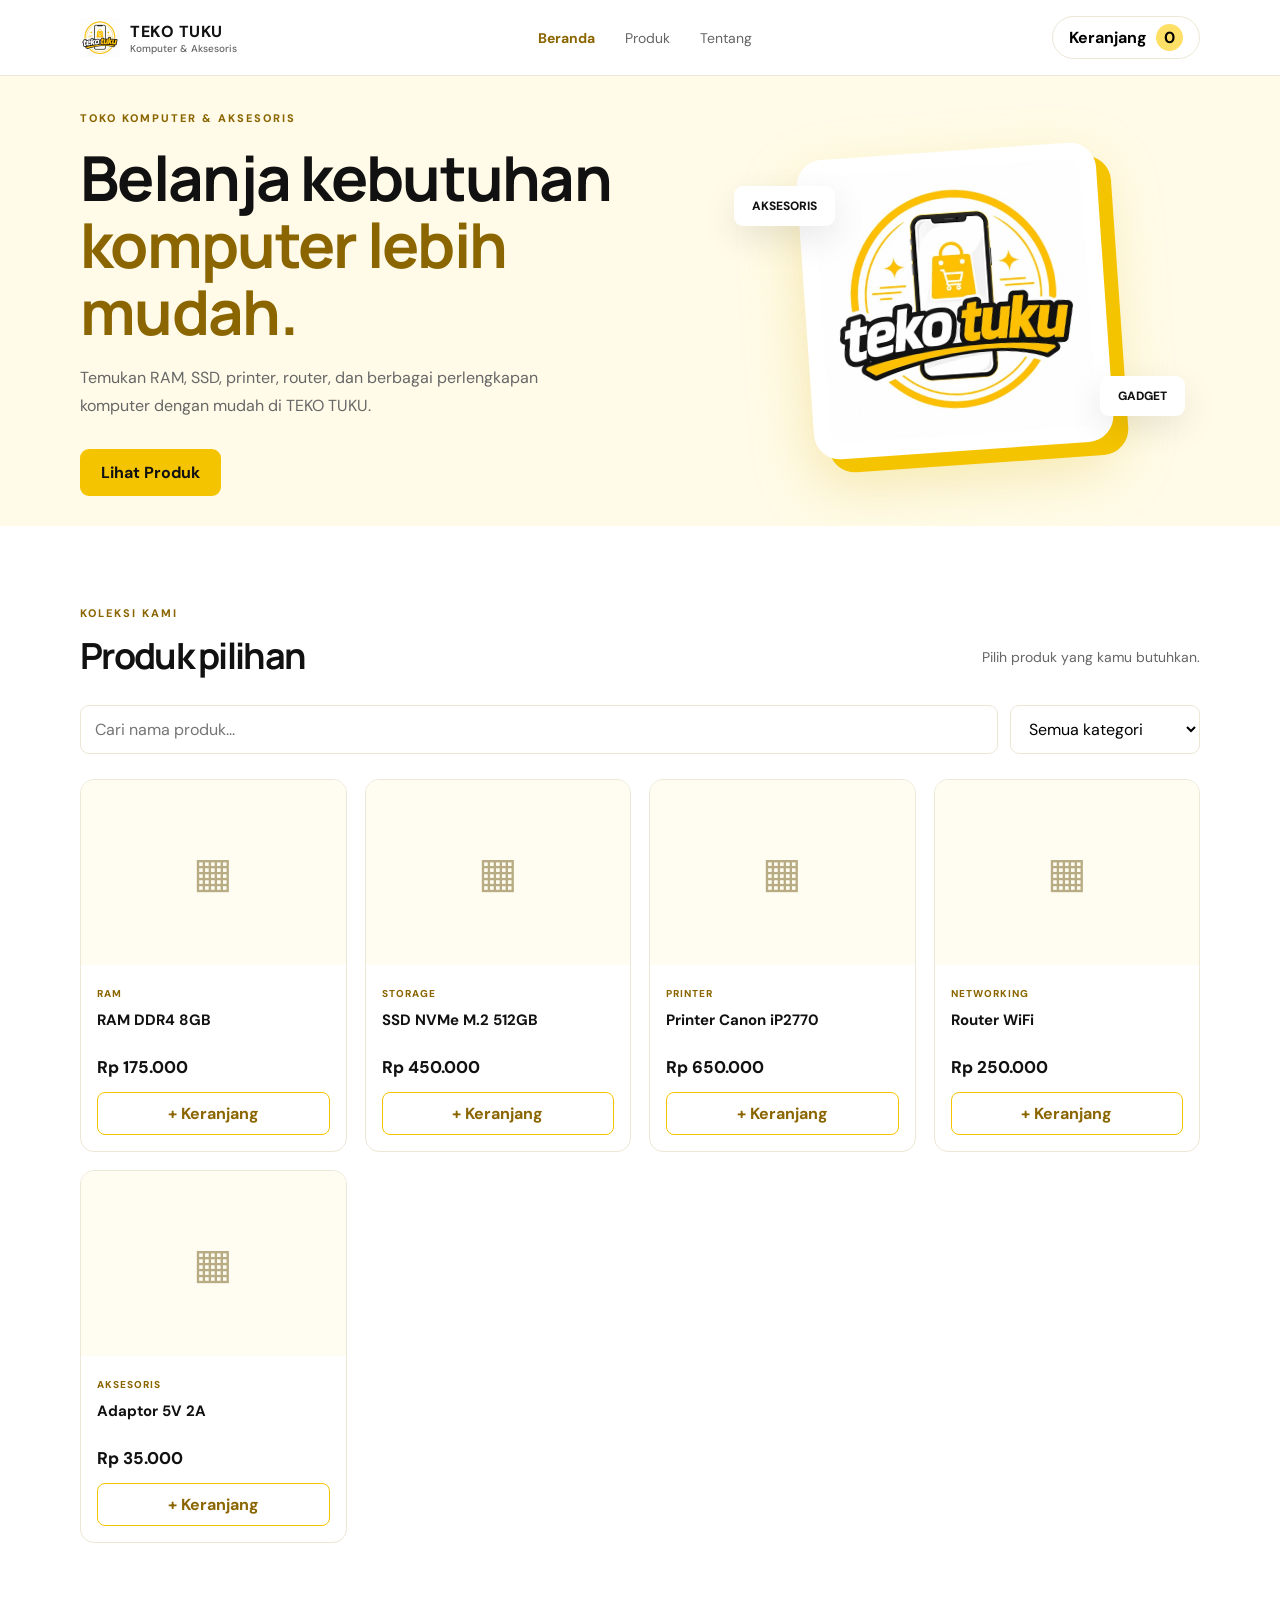
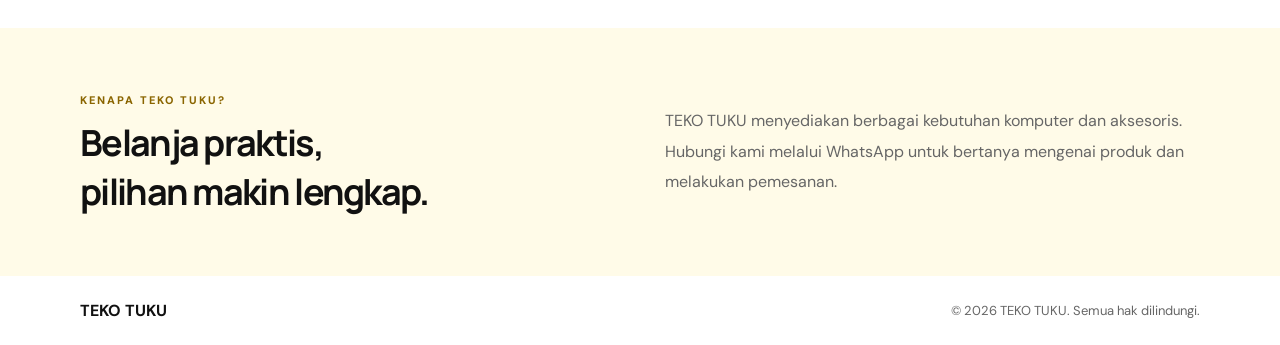
<file: index.html>
<!DOCTYPE html>
<html lang="id">
<head>
  <meta charset="UTF-8">
  <meta name="viewport" content="width=device-width, initial-scale=1.0">
  <title>TEKO TUKU | Toko Komputer & Aksesoris</title>
  <link rel="stylesheet" href="style.css">
  <script src="error-handler.js"></script>
</head>
<body>
  <header class="site-header">
    <div class="container nav">
      <a class="brand" href="index.html"><img class="brand-mark" src="assets/banner-logo-640.jpg" alt="Logo TEKO TUKU"><span>TEKO <b>TUKU</b><small>Komputer &amp; Aksesoris</small></span></a>
      <nav><a class="active" href="index.html">Beranda</a><a href="produk.html">Produk</a><a href="tentang.html">Tentang</a></nav>
      <button class="cart-button" onclick="toggleCart()">Keranjang <span id="cart-count">0</span></button>
    </div>
  </header>

  <main>
    <section class="hero">
      <div class="container hero-content">
        <div>
          <span class="eyebrow">TOKO KOMPUTER &amp; AKSESORIS</span>
          <h1>Belanja kebutuhan<br><em>komputer lebih mudah.</em></h1>
          <p>Temukan RAM, SSD, printer, router, dan berbagai perlengkapan komputer dengan mudah di TEKO TUKU.</p>
          <a class="primary-btn" href="produk.html">Lihat Produk</a>
        </div>
        <div class="hero-art"><div class="hero-photo-card"><img src="assets/banner-logo-640.jpg" alt="Logo TEKO TUKU" width="640" height="640" loading="eager" decoding="async" fetchpriority="high"></div><span class="chip chip-one">AKSESORIS</span><span class="chip chip-two">GADGET</span></div>
      </div>
    </section>

    <section class="container shop-section" id="produk">
      <div class="section-heading"><div><span class="eyebrow">KOLEKSI KAMI</span><h2>Produk pilihan</h2></div><p>Pilih produk yang kamu butuhkan.</p></div>
      <div class="toolbar">
        <input id="search-input" type="search" placeholder="Cari nama produk..." oninput="renderProducts()">
        <select id="category-filter" onchange="renderProducts()"><option value="Semua">Semua kategori</option><option>RAM</option><option>Storage</option><option>Printer</option><option>Networking</option><option>Aksesoris</option></select>
      </div>
      <div id="product-grid" class="product-grid"></div>
    </section>

    <section class="about-section" id="tentang"><div class="container about-inner"><div><span class="eyebrow">KENAPA TEKO TUKU?</span><h2>Belanja praktis,<br>pilihan makin lengkap.</h2></div><p>TEKO TUKU menyediakan berbagai kebutuhan komputer dan aksesoris. Hubungi kami melalui WhatsApp untuk bertanya mengenai produk dan melakukan pemesanan.</p></div></section>
  </main>

  <footer><div class="container footer-inner"><b>TEKO TUKU</b><span>© <span id="year"></span> TEKO TUKU. Semua hak dilindungi.</span></div></footer>

  <div id="product-modal" class="modal-overlay hidden" role="dialog" aria-modal="true" aria-labelledby="detail-name" onclick="if(event.target===this)closeProduct()">
    <div class="product-modal">
      <button class="modal-close" id="detail-close" onclick="closeProduct()" aria-label="Tutup">✕</button>
      <div class="detail-image" id="detail-image"></div>
      <div class="detail-body">
        <span class="product-category" id="detail-category"></span>
        <h3 id="detail-name"></h3>
        <div class="price" id="detail-price"></div>
        <p id="detail-description"></p>
        <button class="primary-btn full" id="detail-add">+ Keranjang</button>
      </div>
    </div>
  </div>

  <div id="cart-panel" class="cart-panel hidden">
    <div class="cart-head"><h3>Keranjang belanja</h3><button onclick="toggleCart()" aria-label="Tutup">✕</button></div>
    <div id="cart-items"></div>
    <div class="cart-total"><span>Total</span><b id="cart-total">Rp0</b></div>
    <button class="primary-btn full" onclick="checkoutWhatsApp()">Pesan via WhatsApp</button>
  </div>
  <div id="toast" class="toast"></div>
  <script src="script.js?v=2"></script>
</body>
</html>
</file>
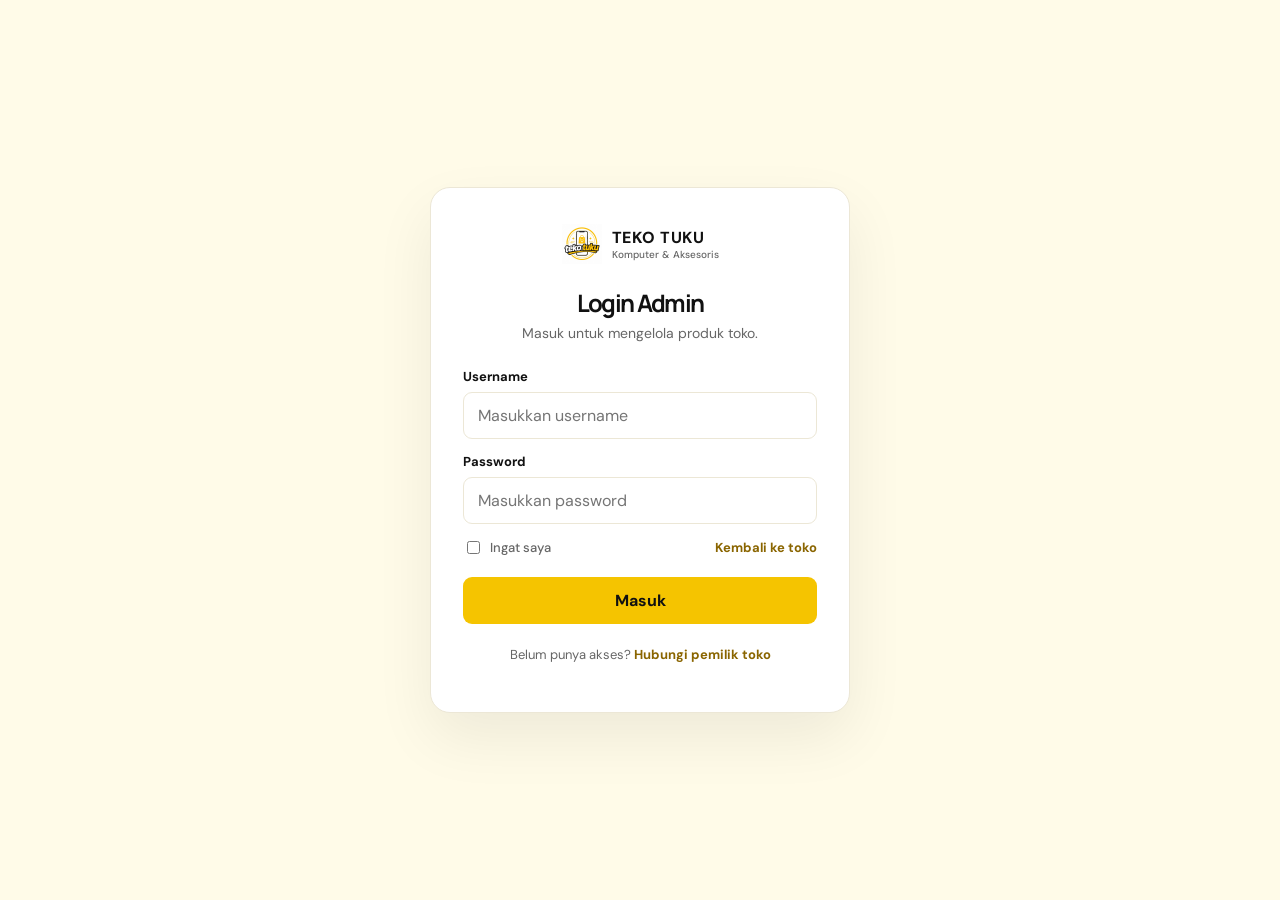
<file: admin.html>
<!DOCTYPE html>
<html lang="id"><head><meta charset="UTF-8"><meta name="viewport" content="width=device-width, initial-scale=1.0"><title>Admin Produk | TEKO TUKU</title><link rel="stylesheet" href="style.css"><script src="error-handler.js"></script><script src="auth.js"></script><script>if(!isAdminLoggedIn())location.replace("login.html");</script></head>
<body><header class="site-header"><div class="container nav"><a class="brand" href="index.html"><img class="brand-mark" src="assets/banner-logo-640.jpg" alt="Logo TEKO TUKU"><span>TEKO <b>TUKU</b><small>Admin Produk</small></span></a><div class="nav-actions"><a class="primary-btn" href="index.html">Lihat Toko</a><button class="primary-btn" onclick="logoutAdmin()">Keluar</button></div></div></header>
<main class="container admin-wrap"><div class="admin-top"><div><span class="eyebrow">PENGELOLAAN TOKO</span><h2>Dashboard produk</h2><p style="color:var(--muted)">Tambah, ubah, atau hapus produk dan kategori toko.</p></div></div>
<form class="admin-form" id="product-form"><input type="hidden" id="product-id"><input id="name" placeholder="Nama produk" required><input id="price" type="number" min="0" placeholder="Harga (contoh: 175000)" required><select id="category" required><option value="">Pilih kategori</option></select><input id="image" type="text" placeholder="URL atau path gambar (opsional), misal: assets/produk/ram.jpg"><textarea id="description" placeholder="Deskripsi produk (opsional)"></textarea><button class="primary-btn" type="submit" id="save-button">Simpan produk</button><button class="small-btn" type="button" onclick="resetForm()">Kosongkan form</button></form>
<section class="category-manager">
  <h3>Kategori produk</h3>
  <p class="muted-note">Tambah kategori baru agar bisa dipilih saat menambah atau mengedit produk.</p>
  <form class="category-form" id="category-form">
    <input id="new-category" type="text" placeholder="Nama kategori baru" required>
    <button class="primary-btn" type="submit">Tambah kategori</button>
  </form>
  <div class="category-list" id="category-list"></div>
</section>
<h3>Daftar produk</h3><table class="admin-list"><thead><tr><th>Produk</th><th>Kategori</th><th>Harga</th><th>Aksi</th></tr></thead><tbody id="admin-products"></tbody></table>
<p style="color:var(--muted);font-size:12px;margin-top:24px">Catatan: data tersimpan di browser ini (LocalStorage). Untuk menyinkronkan produk ke semua pengunjung website, diperlukan database online.<br>Gambar bisa berupa URL lengkap (<b>https://...</b>) atau path file di folder website, misalnya <b>assets/produk/ram.jpg</b>. File harus di-upload ke hosting agar bisa dimuat pengunjung.</p></main><script src="admin.js?v=2"></script></body></html>
</file>
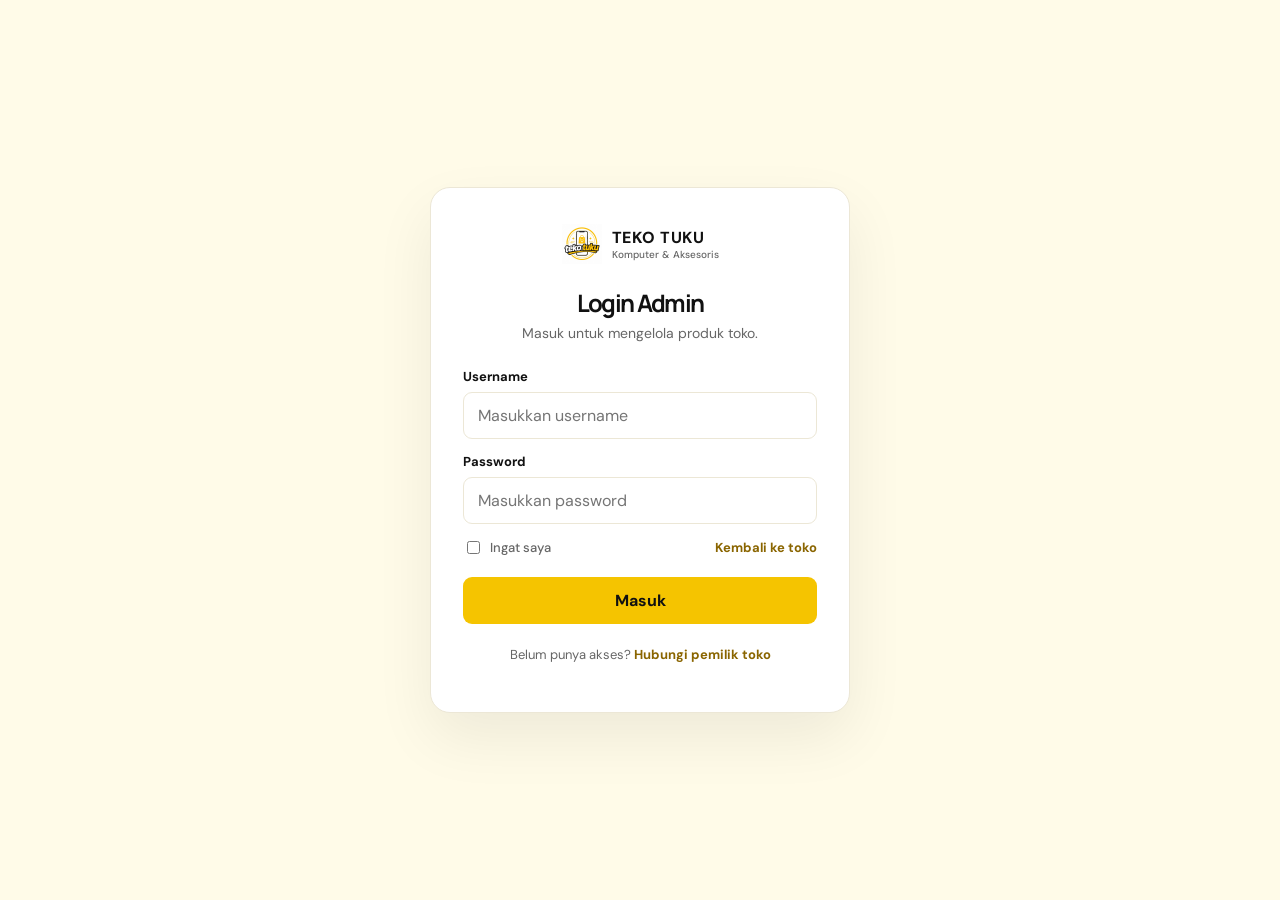
<file: login.html>
<!DOCTYPE html>
<html lang="id">
<head>
  <meta charset="UTF-8">
  <meta name="viewport" content="width=device-width, initial-scale=1.0">
  <title>Login Admin | TEKO TUKU</title>
  <link rel="stylesheet" href="style.css">
  <style>
    .login-page{min-height:100vh;display:grid;place-items:center;background:var(--paper);padding:24px}
    .login-card{width:min(420px,100%);background:#fff;border:1px solid var(--line);border-radius:20px;padding:36px 32px;box-shadow:0 25px 60px #00000012}
    .login-card .brand{justify-content:center;margin-bottom:26px}
    .login-card h1{font-size:24px;margin:0 0 8px;text-align:center}
    .login-subtitle{text-align:center;color:var(--muted);font-size:14px;margin:0 0 26px}
    .login-form{display:grid;gap:14px}
    .login-form label{font-size:13px;font-weight:700;display:block;margin-bottom:7px}
    .login-form input[type="text"],.login-form input[type="password"]{width:100%;border:1px solid var(--line);border-radius:9px;padding:12px 14px;background:#fff;outline:none}
    .login-form input:focus{border-color:var(--yellow)}
    .login-row{display:flex;align-items:center;justify-content:space-between;font-size:13px;color:var(--muted)}
    .login-row label{display:flex;align-items:center;gap:7px;margin:0;font-weight:500;cursor:pointer}
    .login-row a{color:var(--yellow-dark);font-weight:700}
    .login-form .primary-btn{width:100%;margin-top:6px}
    .login-error{display:none;background:#fff4e5;border:1px solid #ffd28a;color:#8a4b00;border-radius:9px;padding:11px 13px;font-size:13px;text-align:center}
    .login-error.show{display:block}
    .login-footer{text-align:center;margin-top:22px;font-size:13px;color:var(--muted)}
    .login-footer a{color:var(--yellow-dark);font-weight:700}
    @media(max-width:600px){.login-card{padding:28px 20px}}
  </style>
  <script src="error-handler.js"></script>
  <script src="auth.js"></script>
  <script>
    if (isAdminLoggedIn()) location.replace("admin.html");
  </script>
</head>
<body>
  <main class="login-page">
    <div class="login-card">
      <a class="brand" href="index.html"><img class="brand-mark" src="assets/banner-logo-640.jpg" alt="Logo TEKO TUKU"><span>TEKO <b>TUKU</b><small>Komputer &amp; Aksesoris</small></span></a>
      <h1>Login Admin</h1>
      <p class="login-subtitle">Masuk untuk mengelola produk toko.</p>

      <div id="login-error" class="login-error">Username atau password salah.</div>

      <form class="login-form" id="login-form">
        <div>
          <label for="username">Username</label>
          <input id="username" type="text" autocomplete="username" placeholder="Masukkan username" required>
        </div>
        <div>
          <label for="password">Password</label>
          <input id="password" type="password" autocomplete="current-password" placeholder="Masukkan password" required>
        </div>
        <div class="login-row">
          <label><input id="remember" type="checkbox"> Ingat saya</label>
          <a href="index.html">Kembali ke toko</a>
        </div>
        <button class="primary-btn" type="submit">Masuk</button>
      </form>

      <p class="login-footer">Belum punya akses? <a href="index.html">Hubungi pemilik toko</a></p>
    </div>
  </main>

  <script>
    document.getElementById("login-form").addEventListener("submit", function (e) {
      e.preventDefault();
      const user = document.getElementById("username").value.trim();
      const pass = document.getElementById("password").value;
      const remember = document.getElementById("remember").checked;
      const error = document.getElementById("login-error");

      if (loginAdmin(user, pass, remember)) {
        location.replace("admin.html");
      } else {
        error.classList.add("show");
        document.getElementById("password").value = "";
        document.getElementById("password").focus();
      }
    });
  </script>
</body>
</html>
</file>
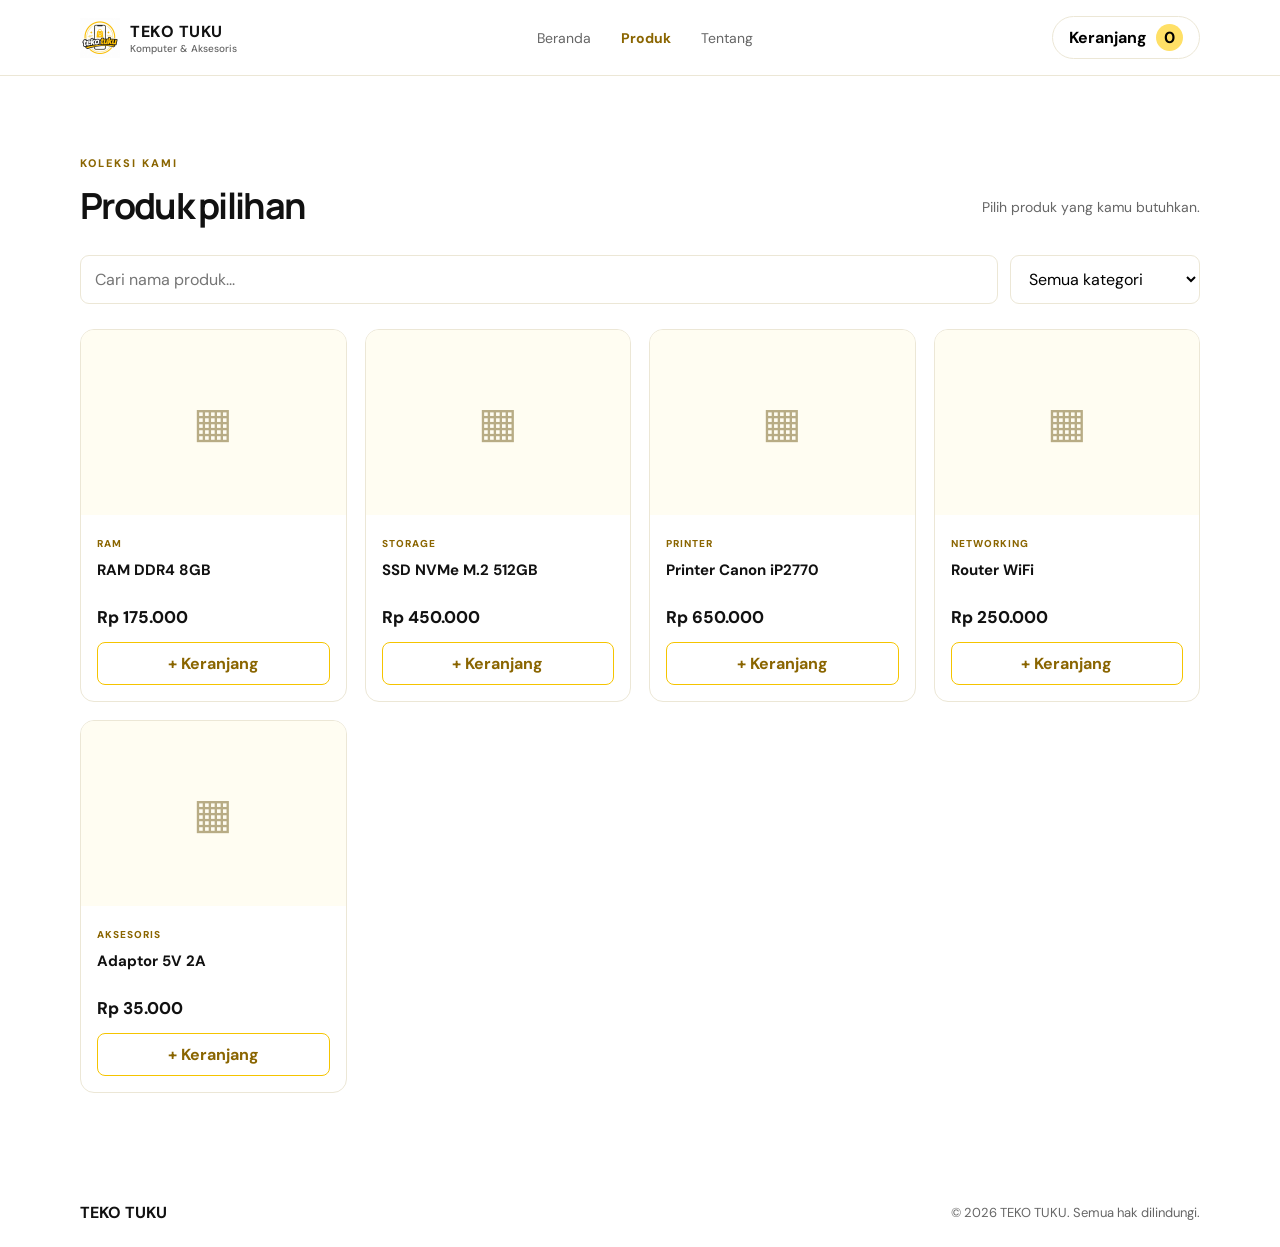
<file: produk.html>
<!DOCTYPE html>
<html lang="id">
<head>
  <meta charset="UTF-8">
  <meta name="viewport" content="width=device-width, initial-scale=1.0">
  <title>Produk | TEKO TUKU</title>
  <link rel="stylesheet" href="style.css">
  <script src="error-handler.js"></script>
</head>
<body>
  <header class="site-header">
    <div class="container nav">
      <a class="brand" href="index.html"><img class="brand-mark" src="assets/banner-logo-640.jpg" alt="Logo TEKO TUKU"><span>TEKO <b>TUKU</b><small>Komputer &amp; Aksesoris</small></span></a>
      <nav><a href="index.html">Beranda</a><a class="active" href="produk.html">Produk</a><a href="tentang.html">Tentang</a></nav>
      <button class="cart-button" onclick="toggleCart()">Keranjang <span id="cart-count">0</span></button>
    </div>
  </header>

  <main>
    <section class="container shop-section">
      <div class="section-heading"><div><span class="eyebrow">KOLEKSI KAMI</span><h2>Produk pilihan</h2></div><p>Pilih produk yang kamu butuhkan.</p></div>
      <div class="toolbar">
        <input id="search-input" type="search" placeholder="Cari nama produk..." oninput="renderProducts()">
        <select id="category-filter" onchange="renderProducts()"><option value="Semua">Semua kategori</option><option>RAM</option><option>Storage</option><option>Printer</option><option>Networking</option><option>Aksesoris</option></select>
      </div>
      <div id="product-grid" class="product-grid"></div>
    </section>
  </main>

  <footer><div class="container footer-inner"><b>TEKO TUKU</b><span>© <span id="year"></span> TEKO TUKU. Semua hak dilindungi.</span></div></footer>

  <div id="product-modal" class="modal-overlay hidden" role="dialog" aria-modal="true" aria-labelledby="detail-name" onclick="if(event.target===this)closeProduct()">
    <div class="product-modal">
      <button class="modal-close" id="detail-close" onclick="closeProduct()" aria-label="Tutup">✕</button>
      <div class="detail-image" id="detail-image"></div>
      <div class="detail-body">
        <span class="product-category" id="detail-category"></span>
        <h3 id="detail-name"></h3>
        <div class="price" id="detail-price"></div>
        <p id="detail-description"></p>
        <button class="primary-btn full" id="detail-add">+ Keranjang</button>
      </div>
    </div>
  </div>

  <div id="cart-panel" class="cart-panel hidden">
    <div class="cart-head"><h3>Keranjang belanja</h3><button onclick="toggleCart()" aria-label="Tutup">✕</button></div>
    <div id="cart-items"></div>
    <div class="cart-total"><span>Total</span><b id="cart-total">Rp0</b></div>
    <button class="primary-btn full" onclick="checkoutWhatsApp()">Pesan via WhatsApp</button>
  </div>
  <div id="toast" class="toast"></div>
  <script src="script.js?v=2"></script>
</body>
</html>
</file>
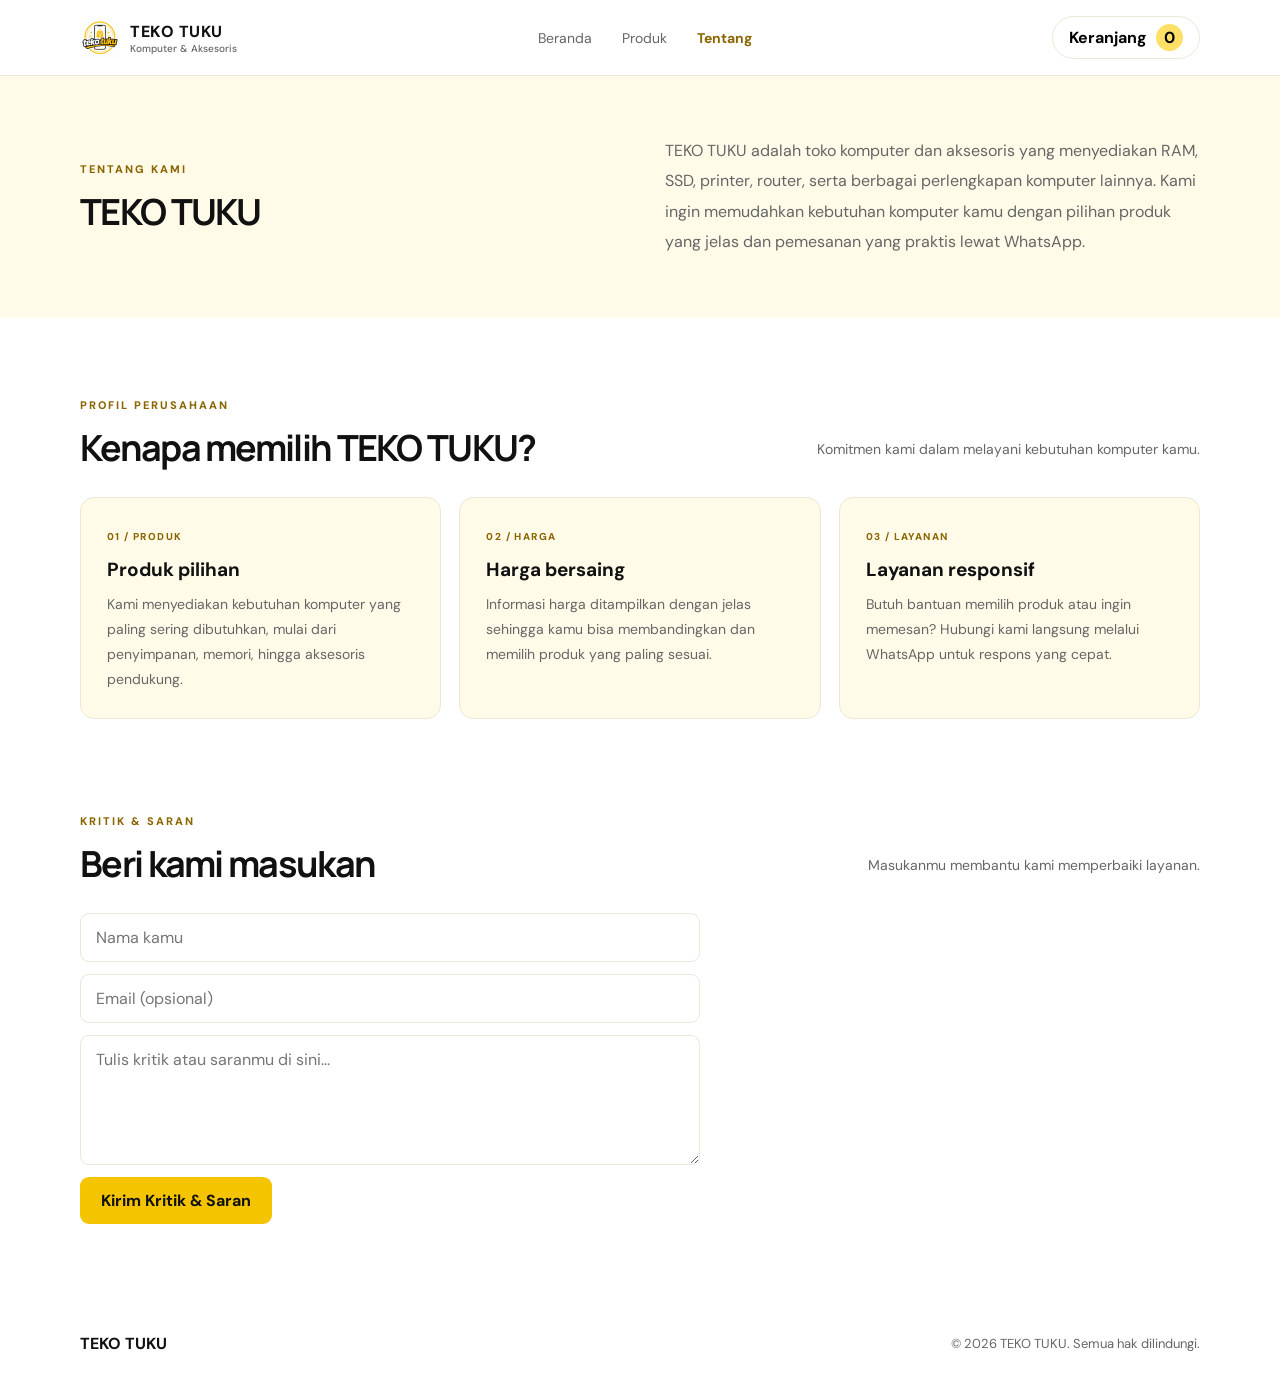
<file: tentang.html>
<!DOCTYPE html>
<html lang="id">
<head>
  <meta charset="UTF-8">
  <meta name="viewport" content="width=device-width, initial-scale=1.0">
  <title>Tentang | TEKO TUKU</title>
  <link rel="stylesheet" href="style.css">
  <script src="error-handler.js"></script>
</head>
<body>
  <header class="site-header">
    <div class="container nav">
      <a class="brand" href="index.html"><img class="brand-mark" src="assets/banner-logo-640.jpg" alt="Logo TEKO TUKU"><span>TEKO <b>TUKU</b><small>Komputer &amp; Aksesoris</small></span></a>
      <nav><a href="index.html">Beranda</a><a href="produk.html">Produk</a><a class="active" href="tentang.html">Tentang</a></nav>
      <button class="cart-button" onclick="toggleCart()">Keranjang <span id="cart-count">0</span></button>
    </div>
  </header>

  <main>
    <section class="about-section">
      <div class="container about-inner">
        <div><span class="eyebrow">TENTANG KAMI</span><h2>TEKO TUKU</h2></div>
        <p>TEKO TUKU adalah toko komputer dan aksesoris yang menyediakan RAM, SSD, printer, router, serta berbagai perlengkapan komputer lainnya. Kami ingin memudahkan kebutuhan komputer kamu dengan pilihan produk yang jelas dan pemesanan yang praktis lewat WhatsApp.</p>
      </div>
    </section>

    <section class="container profile-section">
      <div class="section-heading"><div><span class="eyebrow">PROFIL PERUSAHAAN</span><h2>Kenapa memilih TEKO TUKU?</h2></div><p>Komitmen kami dalam melayani kebutuhan komputer kamu.</p></div>
      <div class="profile-grid">
        <article class="profile-card"><span>01 / PRODUK</span><h3>Produk pilihan</h3><p>Kami menyediakan kebutuhan komputer yang paling sering dibutuhkan, mulai dari penyimpanan, memori, hingga aksesoris pendukung.</p></article>
        <article class="profile-card"><span>02 / HARGA</span><h3>Harga bersaing</h3><p>Informasi harga ditampilkan dengan jelas sehingga kamu bisa membandingkan dan memilih produk yang paling sesuai.</p></article>
        <article class="profile-card"><span>03 / LAYANAN</span><h3>Layanan responsif</h3><p>Butuh bantuan memilih produk atau ingin memesan? Hubungi kami langsung melalui WhatsApp untuk respons yang cepat.</p></article>
      </div>
    </section>

    <section class="container feedback-section" id="kritik">
      <div class="section-heading"><div><span class="eyebrow">KRITIK &amp; SARAN</span><h2>Beri kami masukan</h2></div><p>Masukanmu membantu kami memperbaiki layanan.</p></div>
      <form class="feedback-form" id="feedback-form" onsubmit="submitFeedback(event)">
        <input id="feedback-name" type="text" placeholder="Nama kamu" required>
        <input id="feedback-email" type="email" placeholder="Email (opsional)">
        <textarea id="feedback-message" placeholder="Tulis kritik atau saranmu di sini..." required></textarea>
        <button class="primary-btn" type="submit">Kirim Kritik &amp; Saran</button>
      </form>
      <div id="feedback-success" class="form-success hidden">Terima kasih! Kritik dan saranmu sudah tersimpan dan juga dikirim ke WhatsApp kami.</div>
    </section>
  </main>

  <footer><div class="container footer-inner"><b>TEKO TUKU</b><span>© <span id="year"></span> TEKO TUKU. Semua hak dilindungi.</span></div></footer>

  <div id="cart-panel" class="cart-panel hidden">
    <div class="cart-head"><h3>Keranjang belanja</h3><button onclick="toggleCart()" aria-label="Tutup">✕</button></div>
    <div id="cart-items"></div>
    <div class="cart-total"><span>Total</span><b id="cart-total">Rp0</b></div>
    <button class="primary-btn full" onclick="checkoutWhatsApp()">Pesan via WhatsApp</button>
  </div>
  <div id="toast" class="toast"></div>
  <script src="script.js?v=2"></script>
</body>
</html>
</file>
<file: style.css>
@import url('https://fonts.googleapis.com/css2?family=DM+Sans:wght@400;500;600;700;800&family=Manrope:wght@400;500;600;700;800&display=swap');
:root{--ink:#111111;--muted:#666666;--yellow:#f5c400;--yellow-dark:#8a6500;--yellow-soft:#ffe066;--paper:#fffbe8;--line:#ece7d6}
*{box-sizing:border-box}html{scroll-behavior:smooth}body{margin:0;font-family:'DM Sans',sans-serif;color:var(--ink);background:#fff}a{color:inherit;text-decoration:none}button,input,select{font:inherit}.container{width:min(1120px,calc(100% - 40px));margin:auto}
.site-header{height:76px;border-bottom:1px solid var(--line);background:#fff;display:flex;align-items:center;position:sticky;top:0;z-index:5}.nav{display:flex;align-items:center;justify-content:space-between}.brand{display:flex;align-items:center;gap:10px;font-weight:800;letter-spacing:.5px}.brand small{display:block;font-size:10px;color:var(--muted);font-weight:500;letter-spacing:0}.brand-mark{width:40px;height:40px;object-fit:contain;flex:none;display:block}.nav nav{display:flex;gap:30px;color:var(--muted);font-size:14px}.nav nav a:hover,footer a:hover{color:var(--yellow-dark)}.nav nav a.active{color:var(--yellow-dark);font-weight:700}.cart-button{border:1px solid var(--line);background:white;border-radius:30px;padding:10px 16px;font-weight:700;cursor:pointer}.cart-button span{background:var(--yellow-soft);padding:3px 8px;border-radius:20px;margin-left:5px}
.hero{background:var(--paper);overflow:hidden}.hero-content{min-height:450px;display:grid;grid-template-columns:1.1fr .9fr;align-items:center;gap:30px}.eyebrow{font-size:11px;font-weight:800;letter-spacing:2px;color:var(--yellow-dark)}h1,h2,h3,p{margin-top:0}h1,h2{font-family:Manrope,sans-serif;letter-spacing:-1.7px}h1{font-size:clamp(40px,5vw,62px);line-height:1.08;margin:18px 0}h1 em{font-style:normal;color:var(--yellow-dark)}.hero p{max-width:510px;color:var(--muted);line-height:1.8;margin-bottom:28px}.primary-btn{display:inline-flex;justify-content:center;align-items:center;background:var(--yellow);color:var(--ink);border:0;border-radius:9px;padding:13px 21px;font-weight:700;cursor:pointer}.primary-btn:hover{background:#d9a900}.hero-art{height:340px;position:relative;display:grid;place-items:center}.hero-photo-card{width:300px;height:300px;padding:16px;border-radius:26px;background:#fff;box-shadow:14px 14px 0 var(--yellow),0 25px 60px #e3c84d66;transform:rotate(-4deg)}.hero-photo-card img{width:100%;height:100%;object-fit:cover;border-radius:16px;display:block;background:#fff}.chip{position:absolute;background:#fff;padding:12px 18px;border-radius:9px;font-size:12px;font-weight:800;box-shadow:0 12px 35px #00000018}.chip-one{top:55px;left:5%}.chip-two{right:3%;bottom:55px}
.shop-section{padding-top:75px;padding-bottom:85px}.section-heading{display:flex;justify-content:space-between;align-items:end;margin-bottom:25px}.section-heading h2,.about-inner h2{font-size:36px;margin:9px 0 0}.section-heading p{color:var(--muted);font-size:14px}.toolbar{display:flex;gap:12px;margin-bottom:25px}.toolbar input,.toolbar select,.admin-form input,.admin-form select,.admin-form textarea{border:1px solid var(--line);border-radius:9px;padding:12px 14px;background:white;outline:none}.toolbar input{flex:1}.toolbar select{min-width:190px}.toolbar input:focus,.toolbar select:focus,.admin-form input:focus{border-color:var(--yellow)}.product-grid{display:grid;grid-template-columns:repeat(4,1fr);gap:18px}.product-card{border:1px solid var(--line);border-radius:14px;overflow:hidden;background:white;transition:.2s}.product-card:hover{transform:translateY(-4px);box-shadow:0 15px 35px #00000012}.product-image{height:185px;background:#fffdf2;display:grid;place-items:center;overflow:hidden}.product-image img{width:100%;height:100%;object-fit:cover}.product-placeholder{font-size:42px;color:#b8ac85}.product-info{padding:16px}.product-category{font-size:10px;text-transform:uppercase;letter-spacing:1px;color:var(--yellow-dark);font-weight:800}.product-info h3{font-size:15px;margin:8px 0;min-height:38px}.price{font-weight:800;font-size:17px;margin-bottom:14px}.add-btn{width:100%;border:1px solid var(--yellow);background:white;color:var(--yellow-dark);border-radius:8px;padding:10px;font-weight:700;cursor:pointer}.add-btn:hover{background:var(--yellow);color:var(--ink)}.empty-state{grid-column:1/-1;text-align:center;color:var(--muted);padding:50px}.about-section{background:var(--paper);padding:60px 0}.about-inner{display:grid;grid-template-columns:1fr 1fr;align-items:center;gap:50px}.about-inner p{color:var(--muted);line-height:1.9;margin:0}footer{padding:24px 0}.footer-inner{display:flex;justify-content:space-between;align-items:center;font-size:13px;color:var(--muted)}.footer-inner b{color:var(--ink);font-size:16px}.cart-panel{position:fixed;z-index:10;right:20px;top:90px;width:min(390px,calc(100% - 40px));background:white;border:1px solid var(--line);box-shadow:0 20px 60px #0002;border-radius:15px;padding:20px;max-height:80vh;overflow:auto}.hidden{display:none}.cart-head{display:flex;justify-content:space-between;align-items:center}.cart-head h3{margin:0}.cart-head button{border:0;background:none;font-size:20px;cursor:pointer}.cart-row{display:flex;justify-content:space-between;gap:10px;padding:14px 0;border-bottom:1px solid var(--line);font-size:13px}.cart-row small{display:block;color:var(--muted);margin-top:5px}.cart-row-right{display:flex;flex-direction:column;align-items:flex-end;gap:8px}.remove-btn{border:0;background:none;color:#b42318;font-size:12px;font-weight:700;cursor:pointer;padding:2px 4px}.remove-btn:hover{text-decoration:underline}.qty-controls{display:flex;align-items:center;gap:8px;margin-top:7px}.qty-controls button{border:1px solid var(--line);background:white;border-radius:5px;cursor:pointer}.cart-total{display:flex;justify-content:space-between;padding:18px 0;font-size:16px}.full{width:100%}.toast{position:fixed;bottom:22px;left:50%;transform:translateX(-50%);background:var(--ink);color:white;padding:11px 18px;border-radius:8px;opacity:0;pointer-events:none;transition:.2s}.toast.show{opacity:1}.app-error{position:fixed;z-index:99;left:50%;bottom:22px;transform:translateX(-50%);width:min(430px,calc(100% - 32px));background:#fff;border:1px solid #ffd28a;border-left:5px solid var(--yellow);border-radius:12px;padding:14px 16px;box-shadow:0 15px 40px #0002;font-size:13px}.app-error b{display:block;margin-bottom:5px}.app-error span{display:block;color:var(--muted);line-height:1.55}.app-error-actions{display:flex;gap:8px;margin-top:12px}.app-error-actions button{border:1px solid var(--line);background:#fff;border-radius:7px;padding:7px 11px;font-weight:700;cursor:pointer}.app-error-actions .app-error-reload{background:var(--yellow);border-color:var(--yellow);color:var(--ink)}@media(max-width:600px){.app-error{left:16px;right:16px;transform:none;width:auto}}.product-card[role="button"]{cursor:pointer}.modal-overlay{position:fixed;inset:0;z-index:20;background:#0009;display:grid;place-items:center;padding:20px}.modal-overlay.hidden{display:none}.product-modal{position:relative;width:min(720px,100%);max-height:90vh;overflow:auto;background:#fff;border-radius:18px;box-shadow:0 25px 70px #0003;display:grid;grid-template-columns:1fr 1fr}.product-modal .detail-image{min-height:330px;background:#fffdf2;display:grid;place-items:center;overflow:hidden}.product-modal .detail-image img{width:100%;height:100%;object-fit:cover}.product-modal .detail-image .product-placeholder{font-size:70px}.detail-body{padding:30px}.detail-body h3{font-size:24px;margin:8px 0 10px}.detail-body p{color:var(--muted);line-height:1.8;margin-bottom:24px}.modal-close{position:absolute;right:14px;top:14px;z-index:1;border:0;background:#fff;border-radius:50%;width:34px;height:34px;font-size:18px;cursor:pointer;box-shadow:0 4px 15px #0002}@media(max-width:600px){.product-modal{grid-template-columns:1fr}.product-modal .detail-image{min-height:220px}.detail-body{padding:22px}}.profile-section{padding-top:75px;padding-bottom:70px}.profile-grid{display:grid;grid-template-columns:repeat(3,1fr);gap:18px}.profile-card{background:var(--paper);border:1px solid var(--line);border-radius:14px;padding:26px}.profile-card span{font-size:10px;font-weight:800;letter-spacing:1.4px;color:var(--yellow-dark)}.profile-card h3{font-size:19px;margin:12px 0 10px}.profile-card p{color:var(--muted);line-height:1.8;font-size:14px;margin:0}.feedback-section{padding-top:20px;padding-bottom:85px}.feedback-form{max-width:620px;display:grid;gap:12px}.feedback-form input,.feedback-form textarea{width:100%;border:1px solid var(--line);border-radius:9px;padding:13px 15px;background:#fff;outline:none;font:inherit}.feedback-form input:focus,.feedback-form textarea:focus{border-color:var(--yellow)}.feedback-form textarea{min-height:130px;resize:vertical}.feedback-form .primary-btn{justify-self:start}.form-success{margin-top:16px;max-width:620px;background:var(--paper);border:1px solid var(--yellow);border-left:5px solid var(--yellow);border-radius:9px;padding:13px 15px;font-size:14px;color:var(--yellow-dark);font-weight:700}@media(max-width:850px){.profile-grid{grid-template-columns:repeat(2,1fr)}}@media(max-width:600px){.profile-grid{grid-template-columns:1fr}.profile-section,.feedback-section{padding-top:50px;padding-bottom:55px}}.category-manager{margin-top:40px;padding-top:28px;border-top:1px solid var(--line)}.category-manager h3{margin-bottom:6px}.muted-note{color:var(--muted);font-size:13px;margin-bottom:14px}.category-form{display:flex;gap:10px;max-width:520px;margin-bottom:16px}.category-form input{flex:1;border:1px solid var(--line);border-radius:9px;padding:12px 14px;background:#fff;outline:none}.category-form input:focus{border-color:var(--yellow)}.category-list{display:flex;flex-wrap:wrap;gap:8px}.category-item{display:inline-flex;align-items:center;gap:8px;background:var(--paper);border:1px solid var(--line);border-radius:30px;padding:7px 8px 7px 14px;font-size:13px;font-weight:700}.category-item button{border:0;background:#fff;border-radius:50%;width:22px;height:22px;line-height:1;cursor:pointer;color:#b42318;font-weight:800}.category-item button:hover{background:var(--yellow)}@media(max-width:600px){.category-form{flex-direction:column}.category-form input{width:100%}}
.admin-wrap{padding:45px 0}.admin-top{display:flex;justify-content:space-between;align-items:center;margin-bottom:25px}.admin-form{display:grid;grid-template-columns:repeat(2,1fr);gap:12px;background:var(--paper);padding:22px;border-radius:14px;margin-bottom:30px}.admin-form input,.admin-form select,.admin-form textarea{width:100%}.admin-form textarea{grid-column:1/-1;min-height:75px}.admin-form button{justify-self:start}.admin-list{width:100%;border-collapse:collapse}.admin-list th,.admin-list td{text-align:left;padding:13px;border-bottom:1px solid var(--line);font-size:13px}.admin-list th{color:var(--muted)}.small-btn{padding:7px 10px;border:1px solid var(--line);background:white;border-radius:6px;cursor:pointer;margin-right:4px}.danger{color:#b42318}.nav-actions{display:flex;align-items:center;gap:10px}
@media(max-width:850px){.product-grid{grid-template-columns:repeat(2,1fr)}.hero-content{grid-template-columns:1fr .8fr}.hero-photo-card{width:240px;height:240px;padding:12px;box-shadow:10px 10px 0 var(--yellow),0 25px 60px #e3c84d66}.nav nav{gap:14px}}@media(max-width:600px){.nav nav{display:none}.hero-content{grid-template-columns:1fr;padding:55px 0 25px}.hero-art{height:250px}.hero-photo-card{width:190px;height:190px;padding:10px;border-radius:18px;box-shadow:8px 8px 0 var(--yellow),0 20px 45px #e3c84d66}.hero-photo-card img{border-radius:10px}.section-heading,.about-inner{display:block}.section-heading p{margin-top:12px}.toolbar{flex-direction:column}.toolbar select{width:100%}.product-grid{gap:10px}.product-image{height:140px}.product-info{padding:12px}.product-info h3{font-size:13px}.price{font-size:15px}.about-inner p{margin-top:20px}.footer-inner{gap:10px;flex-wrap:wrap}.admin-form{grid-template-columns:1fr}.admin-form textarea{grid-column:auto}.admin-list{display:block;overflow-x:auto}}
</file>
